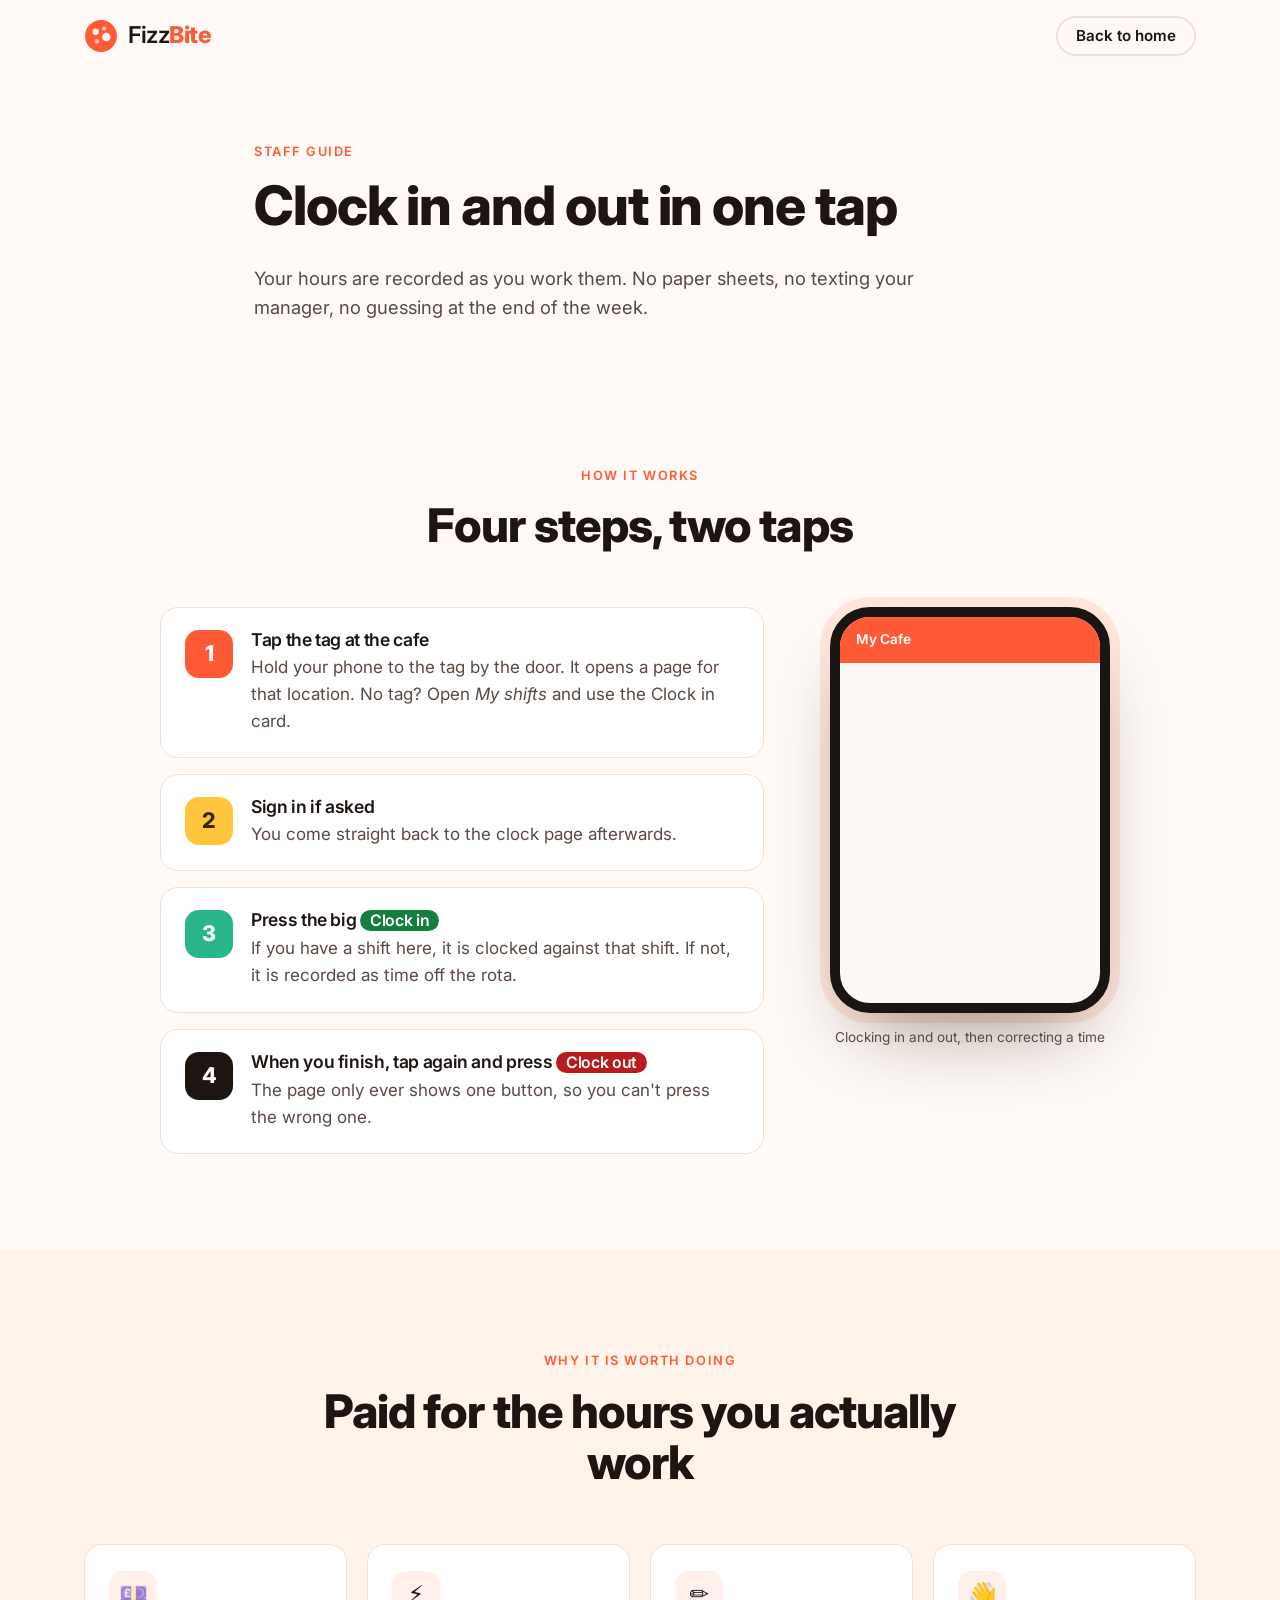
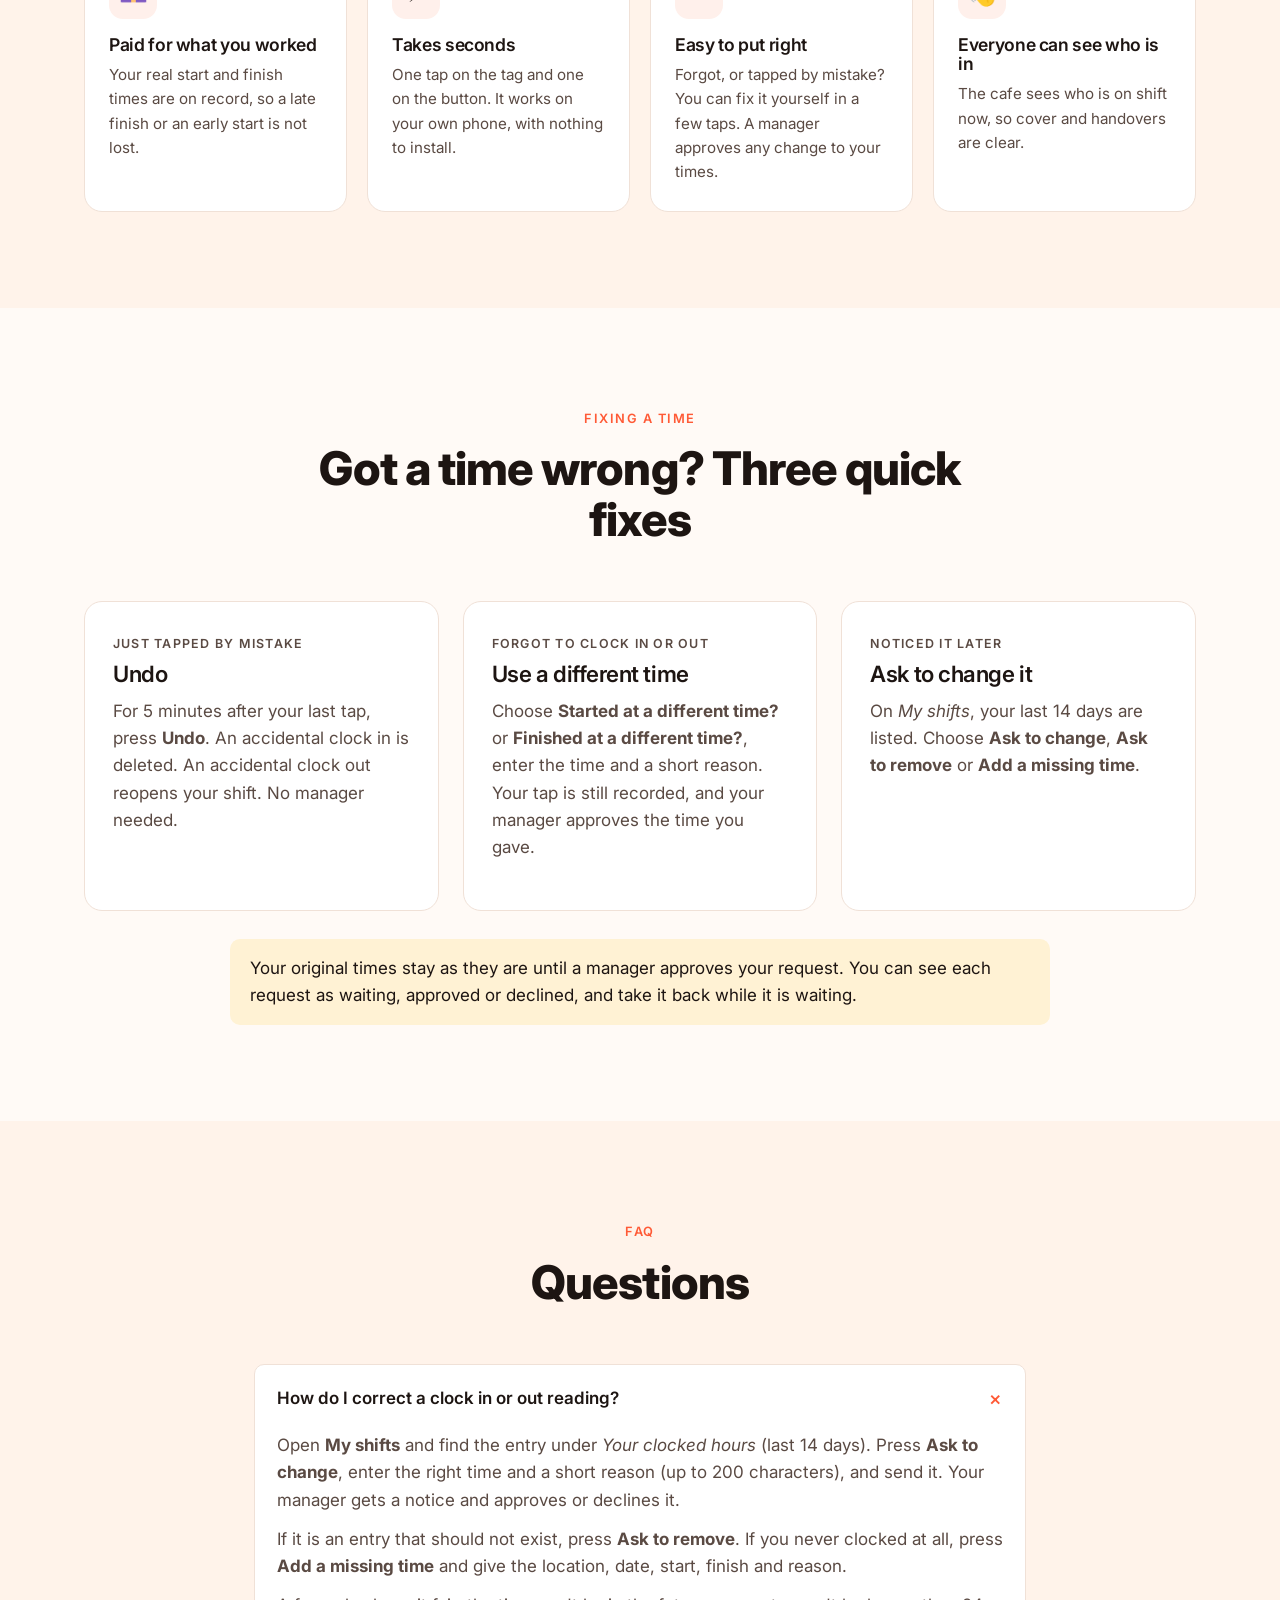
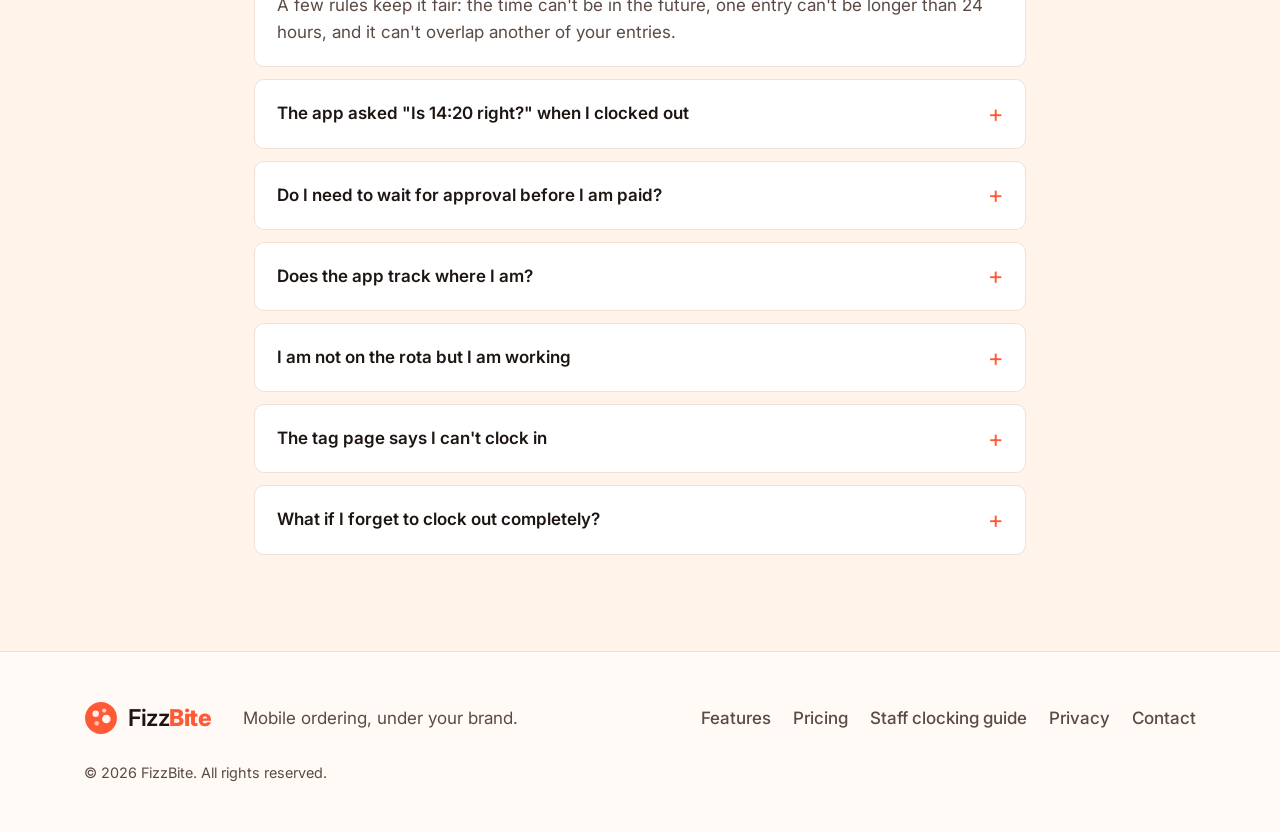
<file: clocking.html>
<!doctype html>
<html lang="en">
<head>
  <meta charset="utf-8">
  <meta name="viewport" content="width=device-width, initial-scale=1">
  <title>Clocking in and out — FizzBite staff guide</title>
  <meta name="description" content="How staff clock in and out with FizzBite Rota, fix a wrong time, and what happens to their location.">
  <meta name="theme-color" content="#ff5a36">
  <link rel="icon" href="favicon.svg" type="image/svg+xml">
  <link rel="preconnect" href="https://fonts.googleapis.com">
  <link rel="preconnect" href="https://fonts.gstatic.com" crossorigin>
  <link href="https://fonts.googleapis.com/css2?family=Inter:wght@400;500;600;700;800&display=swap" rel="stylesheet">
  <link rel="stylesheet" href="styles.css">
</head>
<body>
  <a class="skip-link" href="#main">Skip to content</a>

  <header class="site-header">
    <nav class="nav container" aria-label="Main">
      <a class="logo" href="index.html" aria-label="FizzBite home">
        <svg class="logo-mark" viewBox="0 0 32 32" aria-hidden="true">
          <circle cx="16" cy="16" r="15" fill="var(--brand)"/>
          <circle cx="11" cy="12" r="3" fill="#fff" opacity=".9"/>
          <circle cx="19" cy="9" r="2" fill="#fff" opacity=".7"/>
          <circle cx="21" cy="17" r="4" fill="#fff" opacity=".95"/>
          <circle cx="12" cy="21" r="2.2" fill="#fff" opacity=".6"/>
        </svg>
        <span>Fizz<b>Bite</b></span>
      </a>
      <a class="btn btn-ghost btn-small" href="index.html">Back to home</a>
    </nav>
  </header>

  <main id="main">
    <!-- HERO -->
    <section class="page-hero">
      <div class="container narrow">
        <p class="eyebrow">Staff guide</p>
        <h1>Clock in and out in one tap</h1>
        <p class="lead">Your hours are recorded as you work them. No paper sheets, no texting your manager, no guessing at the end of the week.</p>
      </div>
    </section>

    <!-- HOW IT WORKS -->
    <section class="section" id="how" aria-labelledby="how-title">
      <div class="container">
        <div class="section-head">
          <p class="eyebrow">How it works</p>
          <h2 id="how-title">Four steps, two taps</h2>
        </div>
        <div class="clock-how">
          <ol class="clock-steps">
            <li>
              <h3>Tap the tag at the cafe</h3>
              <p>Hold your phone to the tag by the door. It opens a page for that location. No tag? Open <em>My shifts</em> and use the Clock in card.</p>
            </li>
            <li>
              <h3>Sign in if asked</h3>
              <p>You come straight back to the clock page afterwards.</p>
            </li>
            <li>
              <h3>Press the big <span class="pill pill-go">Clock in</span></h3>
              <p>If you have a shift here, it is clocked against that shift. If not, it is recorded as time off the rota.</p>
            </li>
            <li>
              <h3>When you finish, tap again and press <span class="pill pill-stop">Clock out</span></h3>
              <p>The page only ever shows one button, so you can't press the wrong one.</p>
            </li>
          </ol>

          <figure class="clock-demo">
            <div class="clock-phone" role="img" aria-label="Animation: tap the tag, press Clock in, press Clock out, then ask to correct a time and have a manager approve it.">
              <div class="clock-bar">My Cafe</div>
              <div class="clock-screen">
                <div class="scene sc1"><h4>Tap the tag</h4><div class="nfc">NFC</div><p>Hold your phone to the tag by the door.</p></div>
                <div class="scene sc2"><h4>Bay Road</h4><p>You're on the rota here now.</p><div class="big go">Clock in</div></div>
                <div class="scene sc3"><h4>Clocked in</h4><p>Clocked in at 07:02. Enjoy your shift.</p><div class="big stop">Clock out</div></div>
                <div class="scene sc4"><h4>All done</h4><p>Clocked out at 13:01. 5.98 hours recorded.</p></div>
                <div class="scene sc5"><h4>Finished earlier?</h4><p>Tell it the real time.</p><div class="fld"><small>Finished at</small>12:30</div><div class="fld"><small>Reason</small>Left after handover</div></div>
                <div class="scene sc6"><h4>Sent</h4><p>Your tap is kept. Your manager decides on the new time.</p><div class="pend">Change waiting for a manager</div></div>
                <div class="scene sc7"><h4>Approved</h4><p>Your hours now show the time you asked for.</p><div class="ok">12:30 approved by your manager</div></div>
              </div>
            </div>
            <figcaption>Clocking in and out, then correcting a time</figcaption>
          </figure>
        </div>
      </div>
    </section>

    <!-- WHY -->
    <section class="section section-alt" aria-labelledby="why-title">
      <div class="container">
        <div class="section-head">
          <p class="eyebrow">Why it is worth doing</p>
          <h2 id="why-title">Paid for the hours you actually work</h2>
        </div>
        <div class="features">
          <article class="feature">
            <div class="feature-icon">💷</div>
            <h3>Paid for what you worked</h3>
            <p>Your real start and finish times are on record, so a late finish or an early start is not lost.</p>
          </article>
          <article class="feature">
            <div class="feature-icon">⚡</div>
            <h3>Takes seconds</h3>
            <p>One tap on the tag and one on the button. It works on your own phone, with nothing to install.</p>
          </article>
          <article class="feature">
            <div class="feature-icon">✏️</div>
            <h3>Easy to put right</h3>
            <p>Forgot, or tapped by mistake? You can fix it yourself in a few taps. A manager approves any change to your times.</p>
          </article>
          <article class="feature">
            <div class="feature-icon">👋</div>
            <h3>Everyone can see who is in</h3>
            <p>The cafe sees who is on shift now, so cover and handovers are clear.</p>
          </article>
        </div>
      </div>
    </section>

    <!-- FIXES -->
    <section class="section" id="fix" aria-labelledby="fix-title">
      <div class="container">
        <div class="section-head">
          <p class="eyebrow">Fixing a time</p>
          <h2 id="fix-title">Got a time wrong? Three quick fixes</h2>
        </div>
        <div class="audiences">
          <article class="audience">
            <p class="when">Just tapped by mistake</p>
            <h3>Undo</h3>
            <p>For 5 minutes after your last tap, press <strong>Undo</strong>. An accidental clock in is deleted. An accidental clock out reopens your shift. No manager needed.</p>
          </article>
          <article class="audience">
            <p class="when">Forgot to clock in or out</p>
            <h3>Use a different time</h3>
            <p>Choose <strong>Started at a different time?</strong> or <strong>Finished at a different time?</strong>, enter the time and a short reason. Your tap is still recorded, and your manager approves the time you gave.</p>
          </article>
          <article class="audience">
            <p class="when">Noticed it later</p>
            <h3>Ask to change it</h3>
            <p>On <em>My shifts</em>, your last 14 days are listed. Choose <strong>Ask to change</strong>, <strong>Ask to remove</strong> or <strong>Add a missing time</strong>.</p>
          </article>
        </div>
        <p class="callout">Your original times stay as they are until a manager approves your request. You can see each request as waiting, approved or declined, and take it back while it is waiting.</p>
      </div>
    </section>

    <!-- FAQ -->
    <section class="section section-alt" id="faq" aria-labelledby="faq-title">
      <div class="container narrow">
        <div class="section-head">
          <p class="eyebrow">FAQ</p>
          <h2 id="faq-title">Questions</h2>
        </div>
        <div class="faq">
          <details open>
            <summary>How do I correct a clock in or out reading?</summary>
            <p>Open <strong>My shifts</strong> and find the entry under <em>Your clocked hours</em> (last 14 days). Press <strong>Ask to change</strong>, enter the right time and a short reason (up to 200 characters), and send it. Your manager gets a notice and approves or declines it.</p>
            <p>If it is an entry that should not exist, press <strong>Ask to remove</strong>. If you never clocked at all, press <strong>Add a missing time</strong> and give the location, date, start, finish and reason.</p>
            <p>A few rules keep it fair: the time can't be in the future, one entry can't be longer than 24 hours, and it can't overlap another of your entries.</p>
          </details>
          <details>
            <summary>The app asked "Is 14:20 right?" when I clocked out</summary>
            <p>When you clock out more than 10 minutes after your shift ended, or well away from the cafe (200 metres by default), the app checks the time with you. Press <strong>Yes, clock out</strong> if it is right. If you actually finished earlier, press <strong>No, I finished at…</strong>, enter the time, and your manager approves it.</p>
          </details>
          <details>
            <summary>Do I need to wait for approval before I am paid?</summary>
            <p>A change to a time counts once a manager approves it. Until then your original times stand. Payroll shows clocked hours beside confirmed hours, so a later correction is always visible to whoever runs it.</p>
            <p>Some cafes switch approval off. There, your changes apply straight away and are kept on record.</p>
          </details>
          <details>
            <summary>Does the app track where I am?</summary>
            <p>No tracking. When you clock in or out, your phone is asked once for its position. The cafe saves an approximate location (rounded to about 100 metres) so managers can tell you were at the cafe. Only managers can see it, it is deleted after 90 days, and it is described on the <a href="privacy.html#clocking">Privacy page</a>.</p>
            <p>If you say no to the location prompt, you can still clock in and out. Your manager may see that your position was not confirmed.</p>
          </details>
          <details>
            <summary>I am not on the rota but I am working</summary>
            <p>Clock in anyway. The page says "You're not on the rota here now" and records the time as off the rota at that location, so your manager can see it.</p>
          </details>
          <details>
            <summary>The tag page says I can't clock in</summary>
            <p>Clocking in and out has to be switched on for your cafe, and you need to be a member of it. Ask your manager or owner. If you work at several cafes, make sure the tag is for the cafe you are at.</p>
          </details>
          <details>
            <summary>What if I forget to clock out completely?</summary>
            <p>The system closes open entries automatically. You can then ask for the right finish time on <strong>My shifts</strong>, and your manager approves it.</p>
          </details>
        </div>
      </div>
    </section>
  </main>

  <footer class="site-footer">
    <div class="container footer-inner">
      <a class="logo" href="index.html" aria-label="FizzBite home">
        <svg class="logo-mark" viewBox="0 0 32 32" aria-hidden="true">
          <circle cx="16" cy="16" r="15" fill="var(--brand)"/>
          <circle cx="11" cy="12" r="3" fill="#fff" opacity=".9"/>
          <circle cx="19" cy="9" r="2" fill="#fff" opacity=".7"/>
          <circle cx="21" cy="17" r="4" fill="#fff" opacity=".95"/>
          <circle cx="12" cy="21" r="2.2" fill="#fff" opacity=".6"/>
        </svg>
        <span>Fizz<b>Bite</b></span>
      </a>
      <p class="footer-tag">Mobile ordering, under your brand.</p>
      <nav aria-label="Footer">
        <a href="index.html#features">Features</a>
        <a href="index.html#pricing">Pricing</a>
        <a href="clocking.html">Staff clocking guide</a>
        <a href="privacy.html">Privacy</a>
        <a href="index.html#contact">Contact</a>
      </nav>
      <p class="copyright">© <span id="year"></span> FizzBite. All rights reserved.</p>
    </div>
  </footer>

  <script>document.getElementById("year").textContent = new Date().getFullYear();</script>
</body>
</html>
</file>
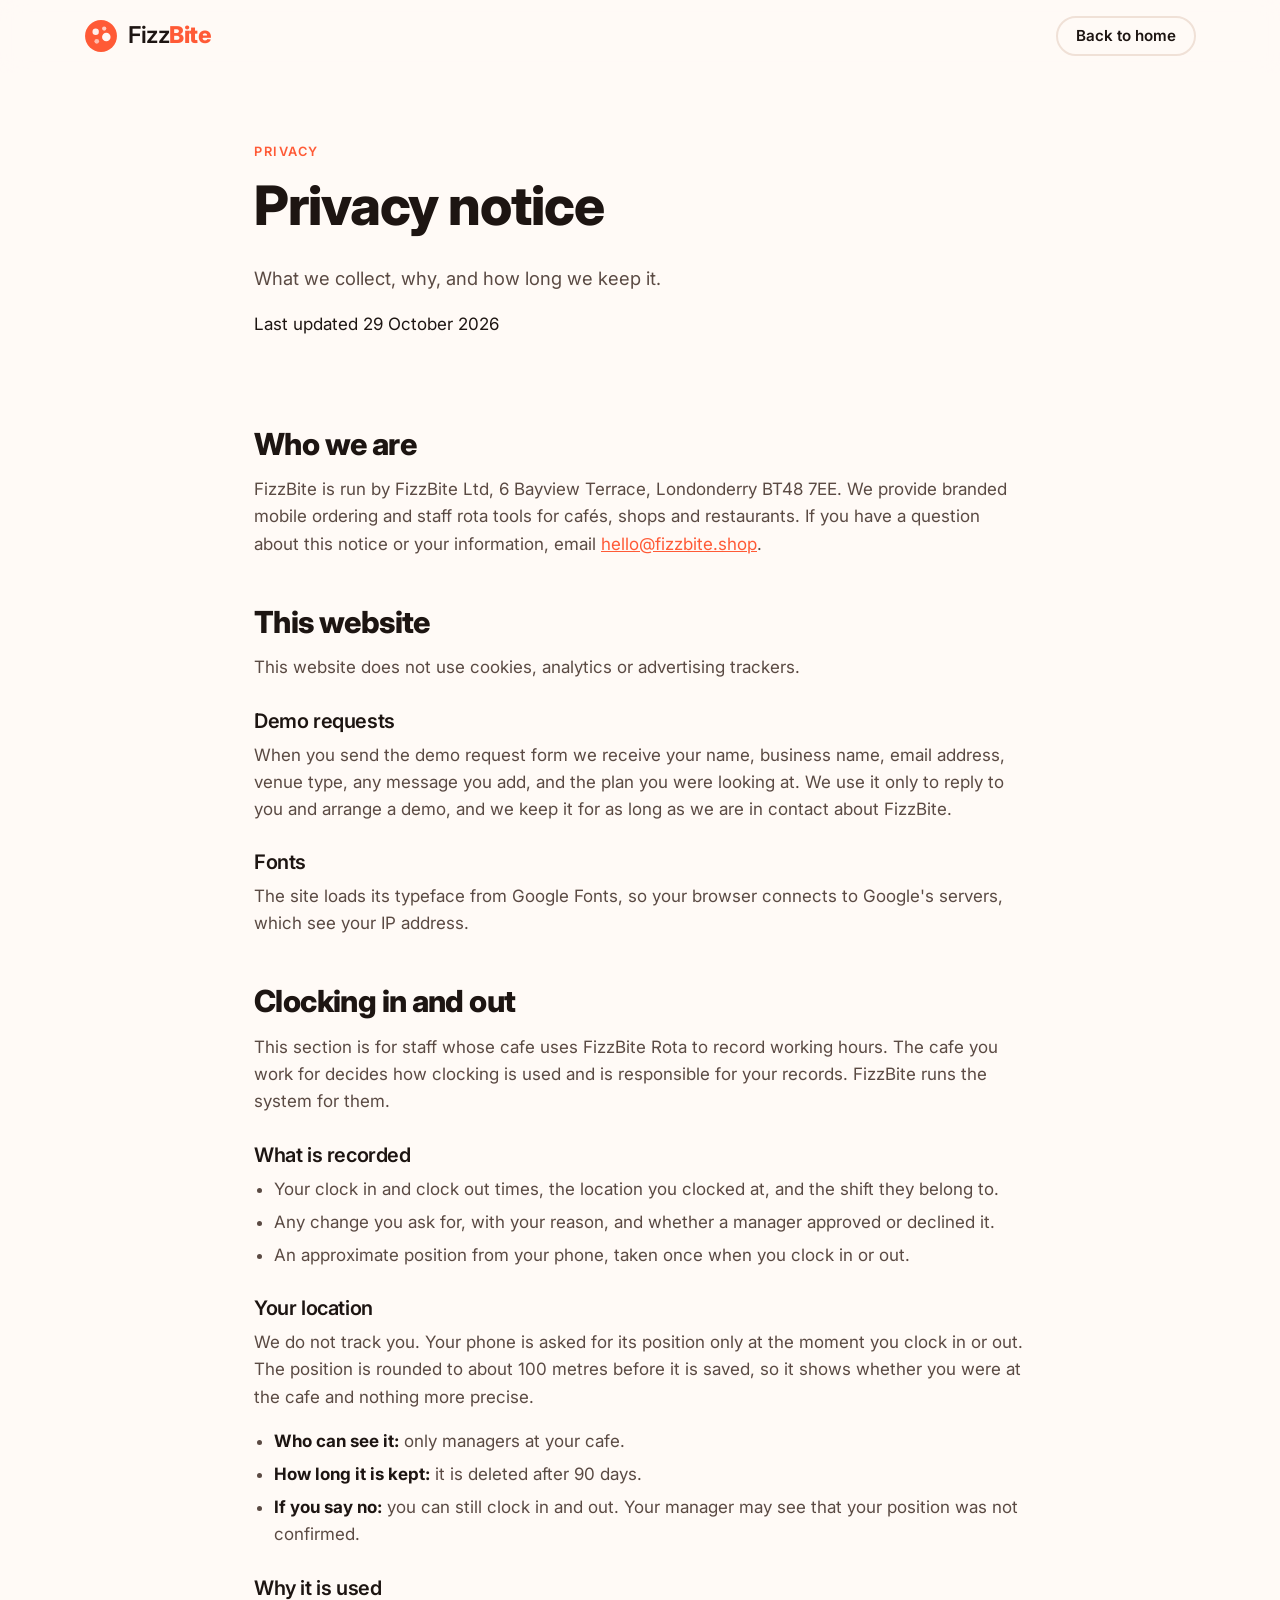
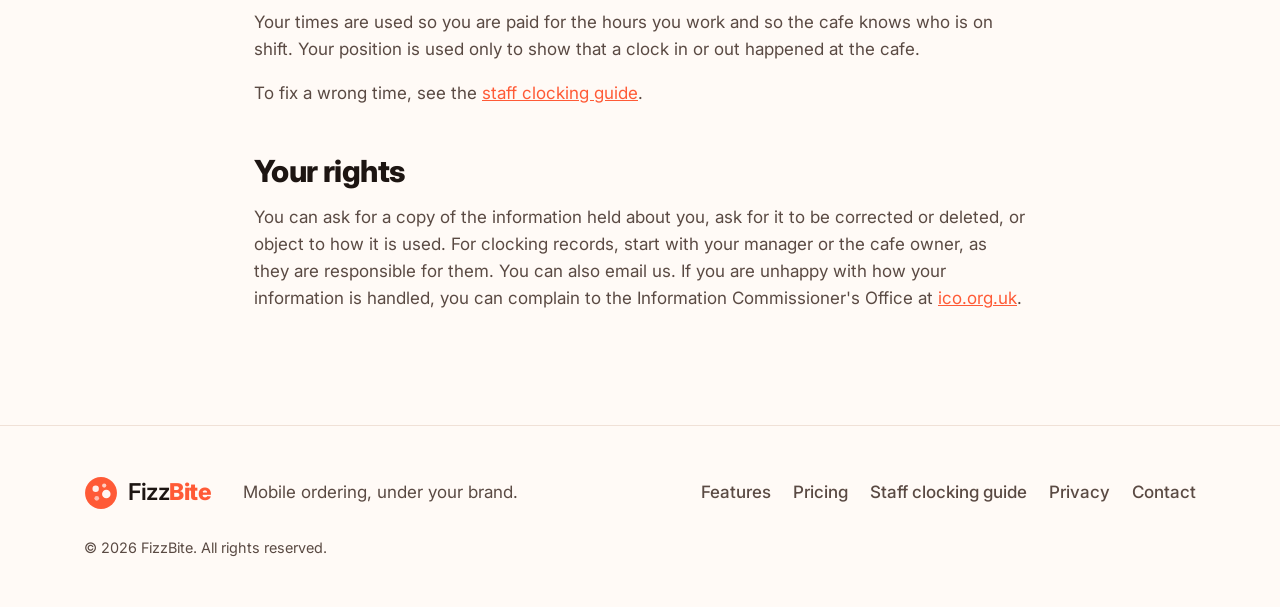
<file: privacy.html>
<!doctype html>
<html lang="en">
<head>
  <meta charset="utf-8">
  <meta name="viewport" content="width=device-width, initial-scale=1">
  <title>Privacy — FizzBite</title>
  <meta name="description" content="How FizzBite handles personal information on this website and when staff clock in and out.">
  <meta name="theme-color" content="#ff5a36">
  <link rel="icon" href="favicon.svg" type="image/svg+xml">
  <link rel="preconnect" href="https://fonts.googleapis.com">
  <link rel="preconnect" href="https://fonts.gstatic.com" crossorigin>
  <link href="https://fonts.googleapis.com/css2?family=Inter:wght@400;500;600;700;800&display=swap" rel="stylesheet">
  <link rel="stylesheet" href="styles.css">
</head>
<body>
  <a class="skip-link" href="#main">Skip to content</a>

  <header class="site-header">
    <nav class="nav container" aria-label="Main">
      <a class="logo" href="index.html" aria-label="FizzBite home">
        <svg class="logo-mark" viewBox="0 0 32 32" aria-hidden="true">
          <circle cx="16" cy="16" r="15" fill="var(--brand)"/>
          <circle cx="11" cy="12" r="3" fill="#fff" opacity=".9"/>
          <circle cx="19" cy="9" r="2" fill="#fff" opacity=".7"/>
          <circle cx="21" cy="17" r="4" fill="#fff" opacity=".95"/>
          <circle cx="12" cy="21" r="2.2" fill="#fff" opacity=".6"/>
        </svg>
        <span>Fizz<b>Bite</b></span>
      </a>
      <a class="btn btn-ghost btn-small" href="index.html">Back to home</a>
    </nav>
  </header>

  <main id="main">
    <section class="page-hero">
      <div class="container narrow">
        <p class="eyebrow">Privacy</p>
        <h1>Privacy notice</h1>
        <p class="lead">What we collect, why, and how long we keep it.</p>
        <p class="updated">Last updated 29 October 2026</p>
      </div>
    </section>

    <!-- FizzBite Ltd is not yet registered with the ICO. Add the registration number under "Who we are" once it is issued. -->
    <article class="container narrow prose">
      <h2 id="who">Who we are</h2>
      <p>FizzBite is run by FizzBite Ltd, 6 Bayview Terrace, Londonderry BT48 7EE. We provide branded mobile ordering and staff rota tools for cafés, shops and restaurants. If you have a question about this notice or your information, email <a href="mailto:hello@fizzbite.shop">hello@fizzbite.shop</a>.</p>

      <h2 id="website">This website</h2>
      <p>This website does not use cookies, analytics or advertising trackers.</p>
      <h3>Demo requests</h3>
      <p>When you send the demo request form we receive your name, business name, email address, venue type, any message you add, and the plan you were looking at. We use it only to reply to you and arrange a demo, and we keep it for as long as we are in contact about FizzBite.</p>
      <h3>Fonts</h3>
      <p>The site loads its typeface from Google Fonts, so your browser connects to Google's servers, which see your IP address.</p>

      <h2 id="clocking">Clocking in and out</h2>
      <p>This section is for staff whose cafe uses FizzBite Rota to record working hours. The cafe you work for decides how clocking is used and is responsible for your records. FizzBite runs the system for them.</p>
      <h3>What is recorded</h3>
      <ul>
        <li>Your clock in and clock out times, the location you clocked at, and the shift they belong to.</li>
        <li>Any change you ask for, with your reason, and whether a manager approved or declined it.</li>
        <li>An approximate position from your phone, taken once when you clock in or out.</li>
      </ul>
      <h3>Your location</h3>
      <p>We do not track you. Your phone is asked for its position only at the moment you clock in or out. The position is rounded to about 100 metres before it is saved, so it shows whether you were at the cafe and nothing more precise.</p>
      <ul>
        <li><strong>Who can see it:</strong> only managers at your cafe.</li>
        <li><strong>How long it is kept:</strong> it is deleted after 90 days.</li>
        <li><strong>If you say no:</strong> you can still clock in and out. Your manager may see that your position was not confirmed.</li>
      </ul>
      <h3>Why it is used</h3>
      <p>Your times are used so you are paid for the hours you work and so the cafe knows who is on shift. Your position is used only to show that a clock in or out happened at the cafe.</p>
      <p>To fix a wrong time, see the <a href="clocking.html#fix">staff clocking guide</a>.</p>

      <h2 id="rights">Your rights</h2>
      <p>You can ask for a copy of the information held about you, ask for it to be corrected or deleted, or object to how it is used. For clocking records, start with your manager or the cafe owner, as they are responsible for them. You can also email us. If you are unhappy with how your information is handled, you can complain to the Information Commissioner's Office at <a href="https://ico.org.uk">ico.org.uk</a>.</p>
    </article>
  </main>

  <footer class="site-footer">
    <div class="container footer-inner">
      <a class="logo" href="index.html" aria-label="FizzBite home">
        <svg class="logo-mark" viewBox="0 0 32 32" aria-hidden="true">
          <circle cx="16" cy="16" r="15" fill="var(--brand)"/>
          <circle cx="11" cy="12" r="3" fill="#fff" opacity=".9"/>
          <circle cx="19" cy="9" r="2" fill="#fff" opacity=".7"/>
          <circle cx="21" cy="17" r="4" fill="#fff" opacity=".95"/>
          <circle cx="12" cy="21" r="2.2" fill="#fff" opacity=".6"/>
        </svg>
        <span>Fizz<b>Bite</b></span>
      </a>
      <p class="footer-tag">Mobile ordering, under your brand.</p>
      <nav aria-label="Footer">
        <a href="index.html#features">Features</a>
        <a href="index.html#pricing">Pricing</a>
        <a href="clocking.html">Staff clocking guide</a>
        <a href="privacy.html">Privacy</a>
        <a href="index.html#contact">Contact</a>
      </nav>
      <p class="copyright">© <span id="year"></span> FizzBite. All rights reserved.</p>
    </div>
  </footer>

  <script>document.getElementById("year").textContent = new Date().getFullYear();</script>
</body>
</html>
</file>
<file: styles.css>
/* ==========================================================================
   FizzBite — marketing site
   ========================================================================== */

:root {
  --brand: #ff5a36;
  --brand-600: #e8431f;
  --brand-soft: #fff0eb;
  --fizz: #ffc53d;
  --mint: #2bb58a;
  --mint-ink: #17775a;

  --bg: #fffaf6;
  --bg-alt: #fff3ea;
  --surface: #ffffff;
  --ink: #1d1512;
  --ink-2: #5a4a43;
  --line: #f0e1d7;
  --shadow: 0 20px 50px -20px rgba(80, 30, 10, .25);

  --radius: 18px;
  --radius-sm: 10px;
  --maxw: 1160px;

  --font-display: "Inter", system-ui, -apple-system, "Segoe UI", sans-serif;
  --font-body: "Inter", system-ui, -apple-system, "Segoe UI", sans-serif;

  color-scheme: light;
}

@media (prefers-color-scheme: dark) {
  :root:not([data-theme="light"]) {
    --brand-soft: #3a1d14;
    --bg: #15100e;
    --bg-alt: #1d1613;
    --surface: #221a17;
    --ink: #fbf1ea;
    --ink-2: #c7b6ac;
    --line: #3a2d27;
    --mint-ink: #5fd3aa;
    --shadow: 0 20px 50px -20px rgba(0, 0, 0, .6);
    color-scheme: dark;
  }
}

*,
*::before,
*::after { box-sizing: border-box; }

html { scroll-behavior: smooth; scroll-padding-top: 80px; }
@media (prefers-reduced-motion: reduce) { html { scroll-behavior: auto; } }

body {
  margin: 0;
  font-family: var(--font-body);
  font-size: 17px;
  line-height: 1.6;
  color: var(--ink);
  background: var(--bg);
  -webkit-font-smoothing: antialiased;
  overflow-x: hidden;
}

img, svg { display: block; max-width: 100%; }

h1, h2, h3 {
  font-family: var(--font-display);
  line-height: 1.1;
  letter-spacing: -.02em;
  margin: 0 0 .5em;
}
h1 { font-size: clamp(2.5rem, 6vw, 4.25rem); font-weight: 800; }
h2 { font-size: clamp(2rem, 4vw, 2.9rem); font-weight: 800; }
h3 { font-size: 1.25rem; font-weight: 600; }
p { margin: 0 0 1em; }

a { color: inherit; }

.container { width: 100%; max-width: var(--maxw); margin: 0 auto; padding: 0 24px; }
.container.narrow { max-width: 820px; }
@media (max-width: 600px) { .container { padding: 0 16px; } }

.skip-link {
  position: absolute; left: -9999px; top: 8px;
  background: var(--ink); color: var(--bg); padding: 8px 14px; border-radius: 8px; z-index: 100;
}
.skip-link:focus { left: 8px; }

:focus-visible { outline: 3px solid var(--brand); outline-offset: 3px; border-radius: 6px; }

/* ---------- Buttons ---------- */
.btn {
  display: inline-flex; align-items: center; justify-content: center; gap: 8px;
  padding: 14px 26px;
  border-radius: 999px;
  border: 2px solid var(--brand);
  background: var(--brand);
  color: #fff;
  font: 600 1rem/1 var(--font-body);
  text-decoration: none;
  cursor: pointer;
  transition: transform .15s ease, background .15s ease, box-shadow .15s ease;
  box-shadow: 0 8px 20px -8px rgba(255, 90, 54, .6);
}
.btn:hover { background: var(--brand-600); border-color: var(--brand-600); transform: translateY(-1px); }
.btn:active { transform: translateY(0); }
.btn-ghost { background: transparent; color: var(--ink); border-color: var(--line); box-shadow: none; }
.btn-ghost:hover { background: var(--surface); border-color: var(--brand); color: var(--ink); }
.btn-small { padding: 10px 18px; font-size: .95rem; }
.btn-block { width: 100%; }

/* ---------- Header ---------- */
.site-header {
  position: sticky; top: 0; z-index: 50;
  background: color-mix(in srgb, var(--bg) 85%, transparent);
  backdrop-filter: saturate(1.4) blur(12px);
  -webkit-backdrop-filter: saturate(1.4) blur(12px);
  border-bottom: 1px solid transparent;
  transition: border-color .2s;
}
.site-header.scrolled { border-bottom-color: var(--line); }

.nav { display: flex; align-items: center; justify-content: space-between; height: 72px; }

.logo {
  display: inline-flex; align-items: center; gap: 10px;
  text-decoration: none;
  font-family: var(--font-display); font-weight: 600; font-size: 1.45rem; letter-spacing: -.02em;
}
.logo b { color: var(--brand); font-weight: 800; }
.logo-mark { width: 34px; height: 34px; }

.nav-links { display: flex; align-items: center; gap: 28px; list-style: none; margin: 0; padding: 0; }
.nav-links a:not(.btn) { text-decoration: none; font-weight: 500; color: var(--ink-2); }
.nav-links a:not(.btn):hover { color: var(--ink); }

.nav-toggle {
  display: none;
  width: 44px; height: 44px; padding: 10px;
  background: none; border: 0; cursor: pointer;
  flex-direction: column; justify-content: center; gap: 5px;
}
.nav-toggle span { display: block; height: 2px; background: var(--ink); border-radius: 2px; transition: transform .2s, opacity .2s; }
.nav-toggle[aria-expanded="true"] span:nth-child(1) { transform: translateY(7px) rotate(45deg); }
.nav-toggle[aria-expanded="true"] span:nth-child(2) { opacity: 0; }
.nav-toggle[aria-expanded="true"] span:nth-child(3) { transform: translateY(-7px) rotate(-45deg); }

@media (max-width: 900px) {
  .nav-toggle { display: flex; }
  .nav-links {
    position: absolute; top: 72px; left: 0; right: 0;
    flex-direction: column; align-items: stretch; gap: 0;
    padding: 8px 16px 20px;
    background: var(--bg);
    border-bottom: 1px solid var(--line);
    box-shadow: var(--shadow);
    display: none;
  }
  .nav-links.open { display: flex; }
  .nav-links li a:not(.btn) { display: block; padding: 14px 4px; border-bottom: 1px solid var(--line); }
  .nav-links .btn { margin-top: 14px; width: 100%; }
}

/* ---------- Hero ---------- */
.hero { position: relative; padding: 64px 0 88px; overflow: hidden; }
.hero-grid { display: grid; grid-template-columns: 1.1fr .9fr; gap: 48px; align-items: center; position: relative; z-index: 1; }

.eyebrow {
  display: inline-block;
  font-size: .8rem; font-weight: 600; letter-spacing: .12em; text-transform: uppercase;
  color: var(--brand);
  margin-bottom: 14px;
}
.hl {
  background: linear-gradient(transparent 62%, color-mix(in srgb, var(--fizz) 70%, transparent) 62%);
  padding: 0 .08em;
}
.lead { font-size: 1.15rem; color: var(--ink-2); max-width: 36em; }

.hero-ctas { display: flex; flex-wrap: wrap; gap: 12px; margin: 28px 0 24px; }

.hero-points { display: flex; flex-wrap: wrap; gap: 10px 22px; list-style: none; padding: 0; margin: 0; color: var(--ink-2); font-size: .95rem; }
.hero-points li { display: flex; align-items: center; gap: 8px; }
.hero-points li::before {
  content: ""; width: 18px; height: 18px; border-radius: 50%;
  background: var(--mint) url("data:image/svg+xml,%3Csvg xmlns='http://www.w3.org/2000/svg' viewBox='0 0 16 16'%3E%3Cpath d='M4 8.5l2.5 2.5L12 5.5' fill='none' stroke='%23fff' stroke-width='2' stroke-linecap='round' stroke-linejoin='round'/%3E%3C/svg%3E") center/12px no-repeat;
  flex-shrink: 0;
}

.hero-visual { display: flex; flex-direction: column; align-items: center; gap: 18px; }

.brand-dots { display: flex; gap: 10px; }
.brand-dots button {
  width: 12px; height: 12px; padding: 0; border-radius: 50%;
  border: 0; background: var(--line); cursor: pointer;
  transition: width .25s, background .25s;
}
.brand-dots button[aria-selected="true"] { width: 32px; border-radius: 999px; background: var(--dot, var(--brand)); }

/* Bubbles */
.bubbles span {
  position: absolute; bottom: -80px; border-radius: 50%;
  background: radial-gradient(circle at 30% 30%, rgba(255,255,255,.9), color-mix(in srgb, var(--brand) 25%, transparent) 60%);
  opacity: .5;
  animation: rise linear infinite;
}
.bubbles span:nth-child(1) { left: 6%;  width: 22px; height: 22px; animation-duration: 14s; }
.bubbles span:nth-child(2) { left: 18%; width: 12px; height: 12px; animation-duration: 10s; animation-delay: -4s; }
.bubbles span:nth-child(3) { left: 44%; width: 30px; height: 30px; animation-duration: 18s; animation-delay: -9s; }
.bubbles span:nth-child(4) { left: 62%; width: 14px; height: 14px; animation-duration: 12s; animation-delay: -2s; }
.bubbles span:nth-child(5) { left: 78%; width: 40px; height: 40px; animation-duration: 20s; animation-delay: -12s; }
.bubbles span:nth-child(6) { left: 90%; width: 18px; height: 18px; animation-duration: 11s; animation-delay: -6s; }
.bubbles span:nth-child(7) { left: 32%; width: 10px; height: 10px; animation-duration: 9s;  animation-delay: -1s; }
@keyframes rise {
  0%   { transform: translate(0, 0); }
  50%  { transform: translate(14px, -50vh); }
  100% { transform: translate(-8px, -110vh); }
}
@media (prefers-reduced-motion: reduce) { .bubbles { display: none; } }

@media (max-width: 900px) {
  .hero { padding: 40px 0 64px; }
  .hero-grid { grid-template-columns: 1fr; gap: 40px; }
}

/* ---------- Phone mockup ---------- */
.phone {
  --b: #ff5a36;
  --on-b: #fff;
  width: 300px; max-width: 100%;
  aspect-ratio: 9 / 18.5;
  padding: 12px;
  border-radius: 46px;
  background: #1a1412;
  box-shadow:
    0 0 0 2px #3a302b inset,
    0 40px 80px -30px rgba(40, 10, 0, .45),
    0 0 0 10px color-mix(in srgb, var(--b) 12%, transparent);
  position: relative;
  transition: box-shadow .4s ease;
}
.phone::before {
  content: ""; position: absolute; top: 20px; left: 50%; transform: translateX(-50%);
  width: 90px; height: 24px; border-radius: 999px; background: #1a1412; z-index: 2;
}

.screen {
  height: 100%;
  border-radius: 36px;
  overflow: hidden;
  background: #fbf8f6;
  color: #1d1512;
  display: flex; flex-direction: column;
  font-size: 13px; line-height: 1.35;
}

.app-bar {
  background: var(--b);
  color: var(--on-b);
  padding: 52px 18px 18px;
  display: flex; align-items: center; gap: 12px;
  transition: background .4s ease, color .4s ease;
}
.app-logo {
  width: 42px; height: 42px; border-radius: 12px; flex-shrink: 0;
  display: grid; place-items: center;
  background: var(--on-b); color: var(--b);
  font: 800 1.25rem/1 var(--font-display);
  transition: background .4s ease, color .4s ease;
}
.app-title { min-width: 0; }
.app-title strong { display: block; font: 700 1.05rem/1.15 var(--font-display); white-space: nowrap; overflow: hidden; text-overflow: ellipsis; }
.app-title small { opacity: .85; font-size: .78rem; }

.app-tabs { display: flex; gap: 6px; padding: 12px 14px 4px; overflow: hidden; }
.app-tabs span { padding: 6px 12px; border-radius: 999px; background: #efe8e3; font-weight: 600; font-size: .75rem; white-space: nowrap; color: #5a4a43; }
.app-tabs span.active { background: var(--b); color: var(--on-b); }

.app-items { list-style: none; margin: 0; padding: 6px 14px; flex: 1; overflow: hidden; }
.app-items li {
  display: grid; grid-template-columns: 44px 1fr auto; gap: 10px; align-items: center;
  padding: 10px 0; border-bottom: 1px solid #eee4dd;
}
.thumb { width: 44px; height: 44px; border-radius: 12px; display: grid; place-items: center; font-size: 1.4rem; background: color-mix(in srgb, var(--b) 14%, #fff); }
.app-items b { display: block; font-size: .85rem; }
.app-items small { color: #8a7a72; font-size: .72rem; display: block; white-space: nowrap; overflow: hidden; text-overflow: ellipsis; }
.app-items .item-meta { min-width: 0; }
.item-side { display: flex; flex-direction: column; align-items: flex-end; gap: 4px; }
.item-price { font-weight: 600; font-size: .8rem; }
.add {
  width: 26px; height: 26px; border-radius: 50%; border: 0; padding: 0;
  background: var(--b); color: var(--on-b);
  font: 700 1rem/1 var(--font-body); cursor: pointer;
  transition: transform .12s ease;
}
.add:hover { transform: scale(1.1); }
.add:active { transform: scale(.92); }

.app-cart {
  margin: 10px 14px 16px;
  padding: 13px 16px; border-radius: 16px;
  background: var(--b); color: var(--on-b);
  display: flex; justify-content: space-between; align-items: center;
  font-weight: 600; font-size: .85rem;
  transition: background .4s ease, color .4s ease;
}
.app-cart .count {
  display: inline-grid; place-items: center; min-width: 22px; height: 22px; padding: 0 6px; margin-right: 6px;
  border-radius: 999px; background: var(--on-b); color: var(--b); font-size: .75rem;
}
.app-cart.bump { animation: bump .3s ease; }
@keyframes bump { 50% { transform: scale(1.04); } }

.screen.swap { animation: swap .45s ease; }
@keyframes swap { from { opacity: .3; transform: translateY(6px); } to { opacity: 1; transform: none; } }
@media (prefers-reduced-motion: reduce) { .screen.swap, .app-cart.bump { animation: none; } }

/* ---------- Strip ---------- */
.strip { border-block: 1px solid var(--line); background: var(--surface); }
.strip-inner { display: flex; align-items: center; gap: 24px; padding-block: 18px; }
.strip-label { font-size: .8rem; font-weight: 600; letter-spacing: .12em; text-transform: uppercase; color: var(--ink-2); white-space: nowrap; }
.strip ul { display: flex; flex-wrap: wrap; gap: 8px 26px; list-style: none; margin: 0; padding: 0; font-weight: 500; }
@media (max-width: 700px) { .strip-inner { flex-direction: column; align-items: flex-start; gap: 10px; } }

/* ---------- Sections ---------- */
.section { padding: 96px 0; }
.section-alt { background: var(--bg-alt); }
.section-head { text-align: center; max-width: 720px; margin: 0 auto 56px; }
.section-sub { color: var(--ink-2); font-size: 1.1rem; }
@media (max-width: 700px) { .section { padding: 64px 0; } .section-head { margin-bottom: 36px; } }

/* Steps */
.steps { display: grid; grid-template-columns: repeat(3, 1fr); gap: 24px; list-style: none; padding: 0; margin: 0; counter-reset: none; }
.step {
  position: relative;
  background: var(--surface); border: 1px solid var(--line); border-radius: var(--radius);
  padding: 32px 28px 28px;
}
.step p { color: var(--ink-2); margin: 0; }
.step-num {
  display: grid; place-items: center;
  width: 48px; height: 48px; border-radius: 14px; margin-bottom: 18px;
  background: var(--brand); color: #fff;
  font: 800 1.35rem/1 var(--font-display);
  box-shadow: 0 8px 18px -6px rgba(255, 90, 54, .55);
}
.step:nth-child(2) .step-num { background: var(--fizz); color: #3a2800; box-shadow: 0 8px 18px -6px rgba(255, 197, 61, .6); }
.step:nth-child(3) .step-num { background: var(--mint); box-shadow: 0 8px 18px -6px rgba(43, 181, 138, .55); }
@media (max-width: 800px) { .steps { grid-template-columns: 1fr; } }

/* Features */
.features { display: grid; grid-template-columns: repeat(4, 1fr); gap: 20px; }
.feature {
  background: var(--surface); border: 1px solid var(--line); border-radius: var(--radius);
  padding: 26px 24px;
  transition: transform .2s ease, box-shadow .2s ease;
}
.feature:hover { transform: translateY(-3px); box-shadow: var(--shadow); }
.feature h3 { font-size: 1.1rem; }
.feature p { color: var(--ink-2); font-size: .95rem; margin: 0; }
.feature-icon {
  width: 48px; height: 48px; border-radius: 14px; margin-bottom: 16px;
  display: grid; place-items: center; font-size: 1.45rem;
  background: var(--brand-soft);
}
@media (max-width: 1000px) { .features { grid-template-columns: repeat(2, 1fr); } }
@media (max-width: 560px)  { .features { grid-template-columns: 1fr; } }

/* Builder */
.builder { display: grid; grid-template-columns: 1fr 1fr; gap: 64px; align-items: center; }
.builder-visual { display: flex; justify-content: center; }
.builder-form { margin-top: 28px; display: grid; gap: 22px; max-width: 460px; }
@media (max-width: 900px) { .builder { grid-template-columns: 1fr; gap: 40px; } }

.field { display: grid; gap: 8px; border: 0; padding: 0; margin: 0; min-width: 0; }
.field > span, .field > legend { font-weight: 600; font-size: .9rem; padding: 0; margin-bottom: 8px; }
.field > span { margin-bottom: 0; }
.field em { font-weight: 400; color: var(--ink-2); font-style: normal; }
.field input[type="text"],
.field input[type="email"],
.field select,
.field textarea {
  width: 100%;
  padding: 13px 16px;
  border-radius: var(--radius-sm);
  border: 1.5px solid var(--line);
  background: var(--surface);
  color: var(--ink);
  font: inherit; font-size: 1rem;
  transition: border-color .15s, box-shadow .15s;
}
.field input:focus, .field select:focus, .field textarea:focus {
  outline: none; border-color: var(--brand);
  box-shadow: 0 0 0 4px color-mix(in srgb, var(--brand) 20%, transparent);
}
.field textarea { resize: vertical; }
.field [aria-invalid="true"] { border-color: #d6336c; }

.seg { display: inline-flex; padding: 4px; border-radius: 999px; background: var(--surface); border: 1.5px solid var(--line); }
.seg label { position: relative; }
.seg input { position: absolute; opacity: 0; inset: 0; cursor: pointer; }
.seg span { display: block; padding: 9px 18px; border-radius: 999px; font-weight: 600; font-size: .92rem; color: var(--ink-2); transition: background .2s, color .2s; }
.seg input:checked + span { background: var(--ink); color: var(--bg); }
.seg input:focus-visible + span { outline: 3px solid var(--brand); outline-offset: 2px; }

.swatches { display: flex; flex-wrap: wrap; gap: 10px; }
.swatch {
  width: 38px; height: 38px; border-radius: 50%; padding: 0;
  background: var(--c); cursor: pointer;
  border: 3px solid var(--bg);
  box-shadow: 0 0 0 1.5px var(--line);
  transition: transform .15s, box-shadow .15s;
}
.swatch:hover { transform: scale(1.08); }
.swatch[aria-pressed="true"] { box-shadow: 0 0 0 2.5px var(--ink); }
.swatch-custom {
  position: relative; overflow: hidden;
  background: conic-gradient(#ff5a36, #f2c230, #2bb58a, #2d4bd8, #8e3bd1, #d6336c, #ff5a36);
}
.swatch-custom input { position: absolute; inset: -8px; width: calc(100% + 16px); height: calc(100% + 16px); opacity: 0; cursor: pointer; }
.swatch-custom:focus-within { box-shadow: 0 0 0 2.5px var(--ink); }

/* Audiences */
.audiences { display: grid; grid-template-columns: repeat(3, 1fr); gap: 24px; }
.audience { background: var(--surface); border: 1px solid var(--line); border-radius: var(--radius); padding: 32px 28px; }
.audience h3 { font-size: 1.4rem; }
.audience p { color: var(--ink-2); }
.audience ul { list-style: none; padding: 0; margin: 18px 0 0; display: grid; gap: 10px; }
.audience li { display: flex; gap: 10px; align-items: baseline; font-weight: 500; font-size: .95rem; }
.audience li::before { content: ""; width: 8px; height: 8px; border-radius: 50%; background: var(--brand); flex-shrink: 0; transform: translateY(-1px); }
@media (max-width: 900px) { .audiences { grid-template-columns: 1fr; } }

/* Pricing */
.plans { display: grid; grid-template-columns: repeat(3, 1fr); gap: 24px; align-items: stretch; }
.plan {
  position: relative;
  display: flex; flex-direction: column;
  background: var(--surface); border: 1px solid var(--line); border-radius: var(--radius);
  padding: 36px 30px 30px;
}
.plan-featured { border: 2px solid var(--brand); box-shadow: var(--shadow); }
.plan-badge {
  position: absolute; top: -14px; left: 30px;
  background: var(--brand); color: #fff;
  font-size: .75rem; font-weight: 600; letter-spacing: .06em; text-transform: uppercase;
  padding: 6px 12px; border-radius: 999px;
}
.no-contract {
  display: inline-flex; align-items: center;
  margin: 8px 0 0; padding: 8px 16px; border-radius: 999px;
  background: color-mix(in srgb, var(--mint) 15%, transparent);
  color: var(--mint-ink); font-weight: 600;
}
.plan-for { color: var(--ink-2); font-size: .95rem; min-height: 3em; }
.price { display: flex; align-items: baseline; gap: 4px; margin: 4px 0 20px; }
.price:has(+ .plan-note) { margin-bottom: 6px; }
.plan-note { margin: 0 0 20px; font-size: .85rem; font-weight: 600; color: var(--mint-ink); }
.price .amount { font: 800 2.75rem/1 var(--font-display); letter-spacing: -.03em; }
.price .per { color: var(--ink-2); }
.plan ul { list-style: none; padding: 0; margin: 0 0 28px; display: grid; gap: 10px; flex: 1; }
.plan li { display: flex; gap: 10px; align-items: center; font-size: .95rem; }
.plan li::before {
  content: ""; width: 18px; height: 18px; border-radius: 50%; flex-shrink: 0;
  background: var(--brand-soft) url("data:image/svg+xml,%3Csvg xmlns='http://www.w3.org/2000/svg' viewBox='0 0 16 16'%3E%3Cpath d='M4 8.5l2.5 2.5L12 5.5' fill='none' stroke='%23ff5a36' stroke-width='2' stroke-linecap='round' stroke-linejoin='round'/%3E%3C/svg%3E") center/12px no-repeat;
}
@media (max-width: 900px) { .plans { grid-template-columns: 1fr; max-width: 460px; margin: 0 auto; gap: 32px; } }

/* FAQ */
.faq { display: grid; gap: 12px; }
.faq details { background: var(--surface); border: 1px solid var(--line); border-radius: var(--radius-sm); }
.faq summary {
  cursor: pointer; list-style: none;
  padding: 20px 56px 20px 22px; position: relative;
  font-weight: 600;
}
.faq summary::-webkit-details-marker { display: none; }
.faq summary::after {
  content: "+"; position: absolute; right: 22px; top: 50%; transform: translateY(-50%);
  font-size: 1.5rem; font-weight: 400; color: var(--brand); transition: transform .2s;
}
.faq details[open] summary::after { transform: translateY(-50%) rotate(45deg); }
.faq details p { padding: 0 22px 20px; margin: 0; color: var(--ink-2); }

/* CTA / contact */
.cta { background: var(--ink); color: var(--bg); }
.cta-grid { display: grid; grid-template-columns: 1fr 1.1fr; gap: 56px; align-items: center; }
.cta-copy p { font-size: 1.15rem; opacity: .8; }
.contact-form {
  background: var(--surface); color: var(--ink);
  border-radius: var(--radius); padding: 32px;
  display: grid; gap: 18px;
  box-shadow: 0 30px 60px -30px rgba(0,0,0,.5);
}
.field-row { display: grid; grid-template-columns: 1fr 1fr; gap: 18px; }
.form-status { margin: 0; font-size: .95rem; min-height: 1.5em; }
.form-status.ok { color: var(--mint); }
.form-status.err { color: #d6336c; }
@media (max-width: 900px) { .cta-grid { grid-template-columns: 1fr; gap: 32px; } }
@media (max-width: 560px) { .field-row { grid-template-columns: 1fr; } .contact-form { padding: 22px; } }

/* Footer */
.site-footer { padding: 48px 0; border-top: 1px solid var(--line); }
.footer-inner { display: grid; grid-template-columns: auto 1fr auto; gap: 12px 32px; align-items: center; }
.footer-tag { margin: 0; color: var(--ink-2); }
.site-footer nav { display: flex; flex-wrap: wrap; gap: 22px; }
.site-footer nav a { text-decoration: none; color: var(--ink-2); font-weight: 500; }
.site-footer nav a:hover { color: var(--ink); }
.copyright { grid-column: 1 / -1; margin: 12px 0 0; color: var(--ink-2); font-size: .9rem; }
@media (max-width: 800px) { .footer-inner { grid-template-columns: 1fr; } }

/* Reveal on scroll */
.reveal { opacity: 0; transform: translateY(16px); transition: opacity .6s ease, transform .6s ease; }
.reveal.in { opacity: 1; transform: none; }
@media (prefers-reduced-motion: reduce) { .reveal { opacity: 1; transform: none; transition: none; } }

/* ---------- Inner pages (staff guide, privacy) ---------- */
.page-hero { padding: 64px 0 24px; }
.page-hero h1 { font-size: clamp(2.2rem, 5vw, 3.4rem); }
.faq details p + p { margin-top: -8px; }

/* Clocking guide: steps beside a looping phone demo */
.clock-how { display: grid; grid-template-columns: minmax(0, 1fr) 300px; gap: 56px; align-items: start; max-width: 960px; margin: 0 auto; }
@media (max-width: 800px) { .clock-how { grid-template-columns: minmax(0, 1fr); gap: 40px; } }

.clock-steps { list-style: none; margin: 0; padding: 0; display: grid; gap: 16px; counter-reset: clock; }
.clock-steps li {
  counter-increment: clock;
  display: grid; grid-template-columns: 48px minmax(0, 1fr); gap: 4px 18px;
  background: var(--surface); border: 1px solid var(--line); border-radius: var(--radius);
  padding: 22px 24px;
}
.clock-steps li::before {
  content: counter(clock); grid-row: span 2;
  display: grid; place-items: center; width: 48px; height: 48px; border-radius: 14px;
  background: var(--brand); color: #fff; font: 800 1.35rem/1 var(--font-display);
}
.clock-steps li:nth-child(2)::before { background: var(--fizz); color: #3a2800; }
.clock-steps li:nth-child(3)::before { background: var(--mint); }
.clock-steps li:nth-child(4)::before { background: var(--ink); color: var(--bg); }
.clock-steps h3 { font-size: 1.1rem; margin: 0; align-self: center; }
.clock-steps p { color: var(--ink-2); margin: 0; }

.pill { display: inline-block; padding: 2px 10px; border-radius: 999px; color: #fff; font-size: .9em; font-weight: 600; }
.pill-go { background: #15803d; }
.pill-stop { background: #b91c1c; }

.clock-demo { margin: 0; }
.clock-demo figcaption { text-align: center; font-size: .85rem; color: var(--ink-2); margin-top: 14px; }
.clock-phone {
  width: 280px; max-width: 100%; margin: 0 auto;
  border: 10px solid #1a1412; border-radius: 40px; overflow: hidden;
  background: #fbf8f6; color: #1d1512;
  box-shadow: 0 40px 80px -30px rgba(40, 10, 0, .45), 0 0 0 10px color-mix(in srgb, var(--brand) 12%, transparent);
}
.clock-bar { background: var(--brand); color: #fff; font-weight: 600; font-size: .85rem; padding: 12px 16px; }
.clock-screen { position: relative; height: 340px; font-size: 13px; }
.clock-screen .scene {
  position: absolute; inset: 0; padding: 20px 16px;
  display: grid; align-content: start; gap: 12px; text-align: center;
  opacity: 0; animation: clock-scene 28s infinite;
}
.clock-screen h4 { font: 800 1.3rem/1.15 var(--font-display); margin: 0; }
.clock-screen p { font-size: .82rem; color: #5a4a43; margin: 0 auto; }
.clock-screen .big { color: #fff; font: 800 1.4rem/1 var(--font-display); padding: 26px 0; border-radius: 14px; }
.clock-screen .big.go { background: #15803d; }
.clock-screen .big.stop { background: #b91c1c; }
.clock-screen .nfc {
  width: 74px; height: 74px; margin: 18px auto 4px; border-radius: 50%;
  border: 3px solid var(--brand); color: var(--brand); font-weight: 700; font-size: .8rem;
  display: grid; place-items: center; animation: clock-ring 1.6s ease-out infinite;
}
.clock-screen .fld { border: 1px solid #eee4dd; background: #fff; border-radius: 10px; padding: 8px 10px; font-size: .85rem; text-align: left; }
.clock-screen .fld small { display: block; color: #8a7a72; font-size: .7rem; }
.clock-screen .pend { background: #fdf3d6; color: #7a5a00; border-radius: 10px; padding: 8px; font-size: .8rem; font-weight: 600; }
.clock-screen .ok { background: #15803d; color: #fff; border-radius: 10px; padding: 8px; font-size: .85rem; font-weight: 600; }
.clock-screen .sc2 { animation-delay: 4s; }
.clock-screen .sc3 { animation-delay: 8s; }
.clock-screen .sc4 { animation-delay: 12s; }
.clock-screen .sc5 { animation-delay: 16s; }
.clock-screen .sc6 { animation-delay: 20s; }
.clock-screen .sc7 { animation-delay: 24s; }
@keyframes clock-scene { 0% { opacity: 0; transform: translateY(8px); } 1.5%, 12.5% { opacity: 1; transform: none; } 14%, 100% { opacity: 0; } }
@keyframes clock-ring { 0% { box-shadow: 0 0 0 0 color-mix(in srgb, var(--brand) 45%, transparent); } 100% { box-shadow: 0 0 0 22px transparent; } }
@media (prefers-reduced-motion: reduce) {
  .clock-screen { height: auto; }
  .clock-screen .scene { position: static; opacity: 1; animation: none; padding-block: 14px; border-bottom: 1px solid #eee4dd; }
  .clock-screen .nfc { animation: none; }
}

.when { font-size: .78rem; font-weight: 600; letter-spacing: .1em; text-transform: uppercase; color: var(--brand); margin: 0 0 8px; }
.callout {
  max-width: 820px; margin: 28px auto 0; padding: 16px 20px; border-radius: var(--radius-sm);
  background: color-mix(in srgb, var(--fizz) 22%, var(--surface)); color: var(--ink);
}

/* Privacy: long-form reading */
.prose { padding-bottom: 96px; }
.prose h2 { font-size: clamp(1.5rem, 3vw, 1.9rem); margin-top: 48px; }
.prose h3 { margin-top: 28px; }
.prose p, .prose li { color: var(--ink-2); }
.prose strong { color: var(--ink); }
.prose ul { padding-left: 1.2em; margin: 0 0 1em; display: grid; gap: 6px; }
.prose a { color: var(--brand); }
.prose .updated { font-size: .9rem; }
</file>
